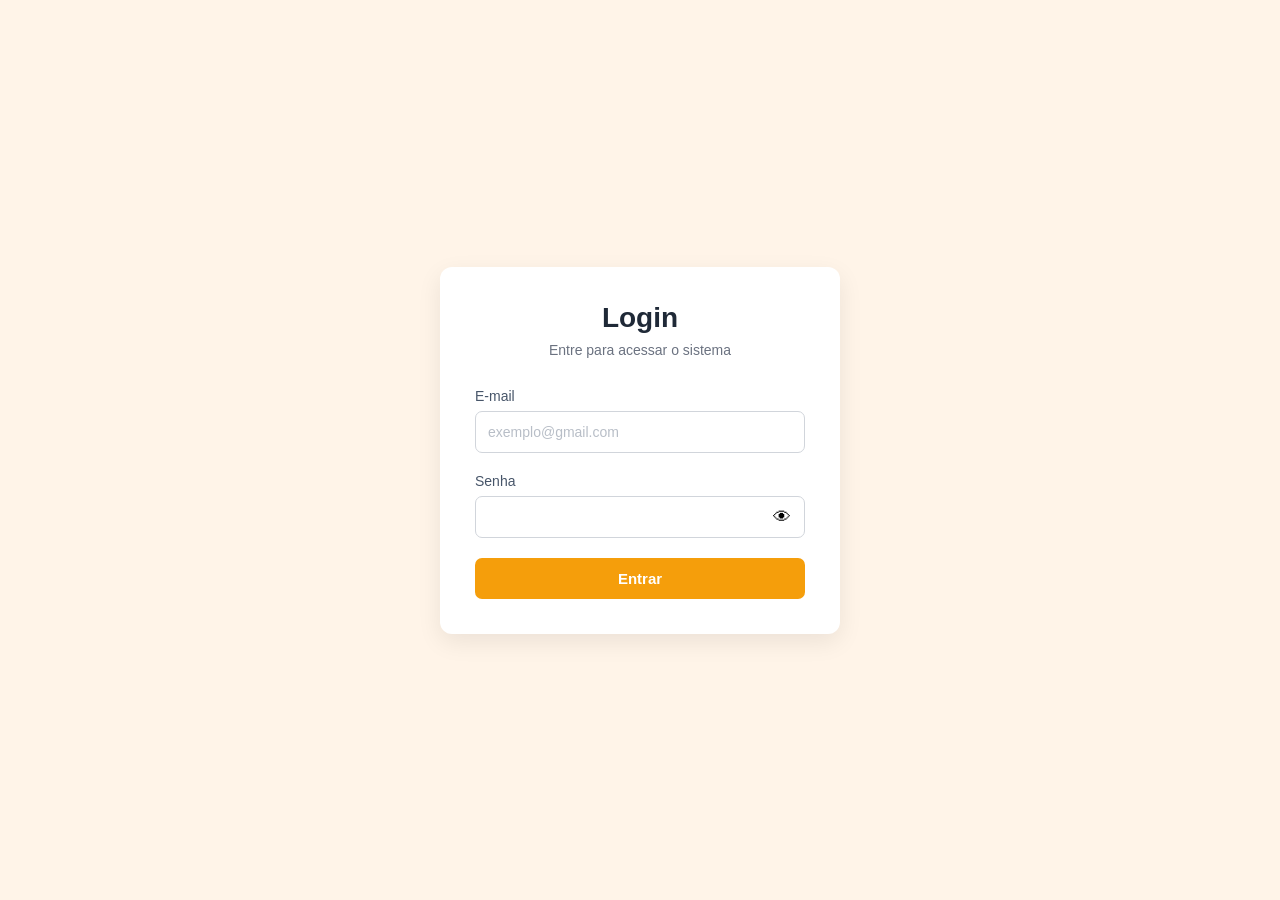
<file: frontend/html/index.html>
<!DOCTYPE html>

<html lang="pt-BR">

<head>

    <meta charset="UTF-8">

    <meta
        name="viewport"
        content="width=device-width, initial-scale=1.0"
    >

    <title>Login - Cadastro de Clientes</title>

    <link
        rel="stylesheet"
        href="/frontend/css/login.css"
    >

</head>

<body>

    <main class="login-container">

        <div class="login-card">

            <div class="login-cabecalho">

                <h1>
                    Login
                </h1>

                <p>
                    Entre para acessar o sistema
                </p>

            </div>

            <form
                method="post"
                action="/login"
                id="loginForm"
            >

                <!-- E-mail -->

                <div class="campo-login">

                    <label for="email">
                        E-mail
                    </label>

                    <input
                        type="email"
                        id="email"
                        name="email"
                        placeholder="exemplo@gmail.com"
                        pattern="^[^@\s]+@[^@\s]+\.com$"
                        required
                    >

                    <small
                        id="erroEmail"
                        class="mensagem-login"
                    ></small>

                </div>


                <!-- Senha -->

                <div class="campo-login">

                    <label for="senha">
                        Senha
                    </label>

                    <div class="campo-senha">

                        <input
                            type="password"
                            id="senha"
                            name="senha"
                            minlength="6"
                            pattern="^(?=.*[a-z])(?=.*[A-Z])(?=.*\d)(?=.*[^A-Za-z\d]).{6,}$"
                            required
                        >

                        <button
                            type="button"
                            id="mostrarSenha"
                            class="botao-olho"
                            aria-label="Mostrar senha"
                        >
                            👁
                        </button>

                    </div>

                    <small
                        id="erroSenha"
                        class="mensagem-login"
                    ></small>

                </div>


                <!-- Mensagem de credenciais -->

               <div
                id="erroCredenciais"
                class="erro-credenciais"
                ></div>


                <!-- Botão -->

                <button
                    type="submit"
                    class="botao-login"
                >
                    Entrar
                </button>

            </form>

        </div>

    </main>

    <script src="/frontend/js/login.js"></script>

</body>

</html>
</file>
<file: frontend/css/login.css>
/* ==========================================
   LOGIN
   ========================================== */

* {
    box-sizing: border-box;
    margin: 0;
    padding: 0;
}

body {
    min-height: 100vh;
    font-family: Arial, sans-serif;
    background-color: #fff4e8;
}


/* Área principal do login */

.login-container {
    min-height: 100vh;

    display: flex;
    align-items: center;
    justify-content: center;

    padding: 20px;

    background-color: #fff4e8;
}


/* Card do login */

.login-card {
    width: 100%;
    max-width: 400px;

    padding: 35px;

    background-color: #ffffff;

    border-radius: 12px;

    box-shadow:
        0 8px 25px rgba(0, 0, 0, 0.08);
}


/* Cabeçalho */

.login-cabecalho {
    text-align: center;

    margin-bottom: 30px;
}

.login-cabecalho h1 {
    margin-bottom: 8px;

    color: #1f2937;

    font-size: 28px;
}

.login-cabecalho p {
    color: #6b7280;

    font-size: 14px;
}


/* Campos */

.campo-login {
    margin-bottom: 20px;
}

.campo-login label {
    display: block;

    margin-bottom: 7px;

    color: #475569;

    font-size: 14px;
    font-weight: 500;
}

.campo-login input {
    width: 100%;

    padding: 12px;

    border: 1px solid #d1d5db;
    border-radius: 7px;

    background-color: #ffffff;

    color: #263746;

    font-size: 14px;

    outline: none;
}

.campo-login input:focus {
    border-color: #f59e0b;

    box-shadow:
        0 0 0 2px rgba(245, 158, 11, 0.15);
}

.campo-login input::placeholder {
    color: #b8bec7;
}


/* Campo da senha */

.campo-senha {
    position: relative;
}

.campo-senha input {
    padding-right: 45px;
}


/* Botão do olho */

.botao-olho {
    position: absolute;

    right: 10px;
    top: 50%;

    transform: translateY(-50%);

    padding: 4px;

    border: none;

    background: transparent;

    cursor: pointer;

    font-size: 18px;
}


/* Mensagens de erro dos campos */

.mensagem-login {
    display: block;

    margin-top: 6px;

    color: #dc2626;

    font-size: 12px;

    line-height: 1.4;
}


/* Credenciais inválidas */

.erro-credenciais {
    display: none;
    margin-bottom: 18px;
    padding: 9px 12px;
    border: 1px solid #f5b7b1;
    border-radius: 6px;
    background-color: #fef2f2;
    color: #dc2626;
    font-size: 13px;
    text-align: center;
}

.erro-credenciais.mostrar {
    display: block;
}

/* Botão Entrar */

.botao-login {
    width: 100%;

    padding: 12px;

    border: none;
    border-radius: 7px;

    background-color: #f59e0b;

    color: #ffffff;

    font-size: 15px;
    font-weight: bold;

    cursor: pointer;
}

.botao-login:hover {
    background-color: #d97706;
}


/* Responsividade */

@media (max-width: 500px) {

    .login-card {
        padding: 25px;
    }

}
</file>
